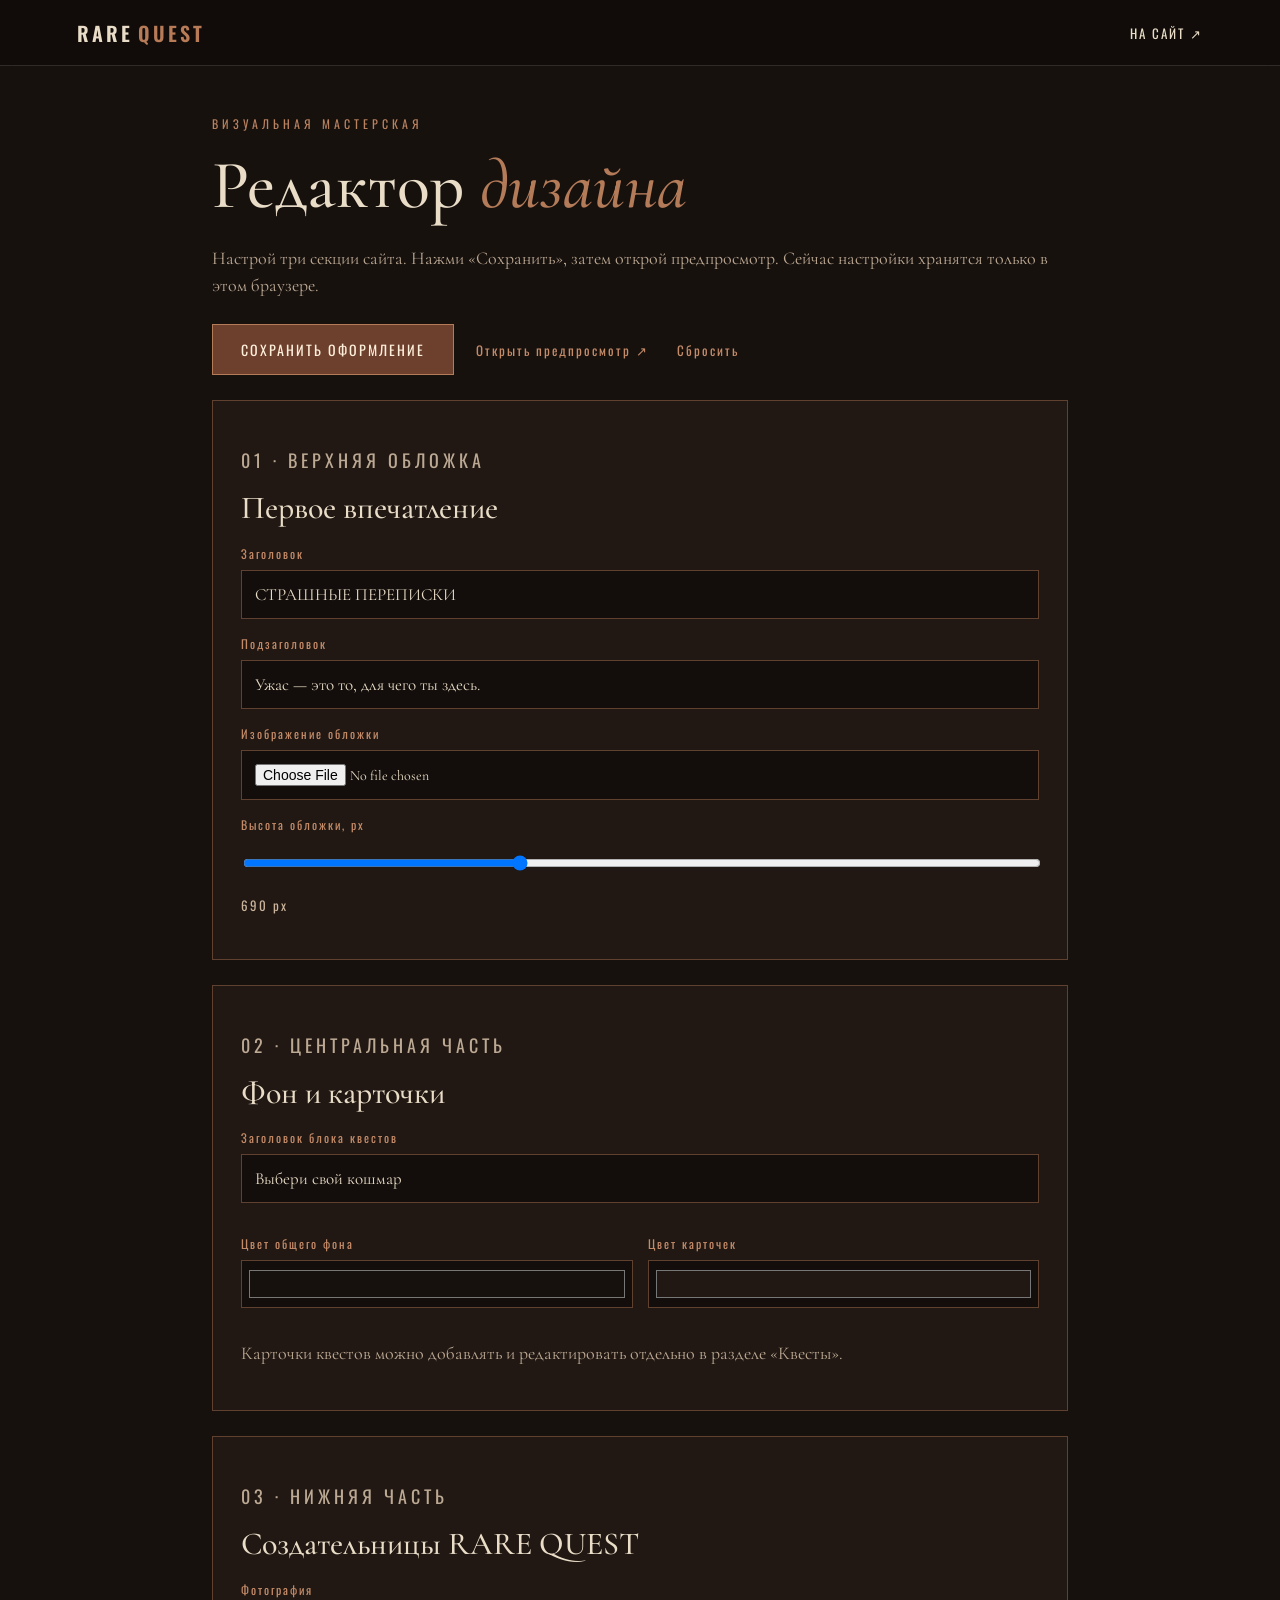
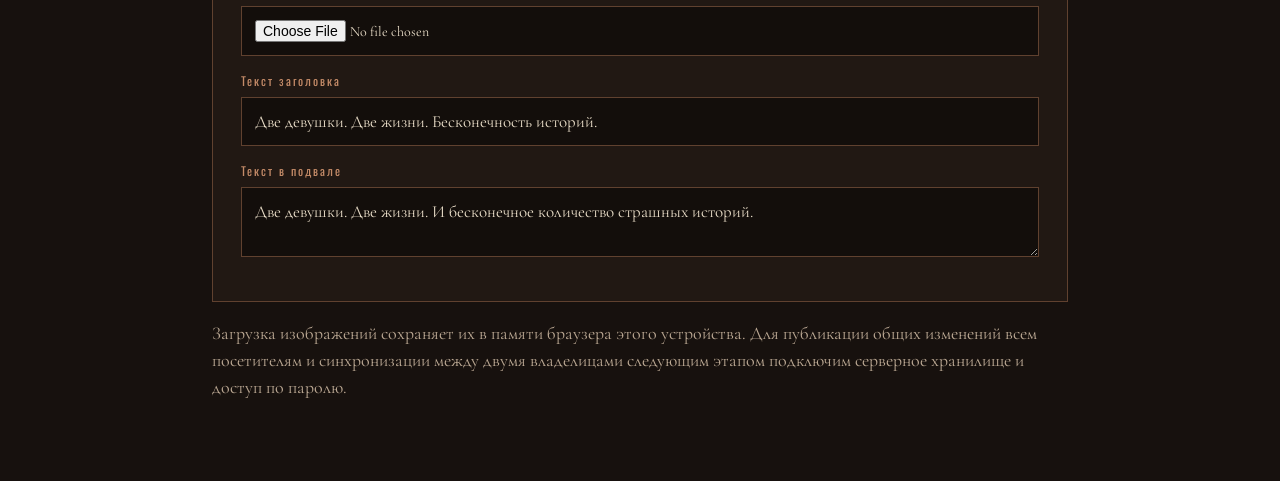
<file: editor.html>
<!doctype html><html lang="ru"><head><meta charset="utf-8"><meta name="viewport" content="width=device-width,initial-scale=1"><title>RARE QUEST — Редактор дизайна</title><link rel="stylesheet" href="style.css"><link rel="stylesheet" href="admin.css"><link rel="stylesheet" href="editor.css"></head><body class="admin"><header class="topbar"><a class="brand" href="index.html">RARE<span>QUEST</span></a><nav><a href="index.html">На сайт ↗</a></nav></header><main class="admin-wrap editor-wrap"><p class="eyebrow">ВИЗУАЛЬНАЯ МАСТЕРСКАЯ</p><h1>Редактор <em>дизайна</em></h1><p class="admin-note">Настрой три секции сайта. Нажми «Сохранить», затем открой предпросмотр. Сейчас настройки хранятся только в этом браузере.</p>
<div class="editor-actions"><button class="button" id="save">Сохранить оформление</button><a class="plain" href="index.html" target="_blank">Открыть предпросмотр ↗</a><button class="plain" id="reset">Сбросить</button></div>
<section class="admin-box"><p class="eyebrow">01 · ВЕРХНЯЯ ОБЛОЖКА</p><h2>Первое впечатление</h2><label>Заголовок<input id="heroTitle" value="СТРАШНЫЕ ПЕРЕПИСКИ"></label><label>Подзаголовок<input id="heroSubtitle" value="Ужас — это то, для чего ты здесь."></label><label>Изображение обложки<input id="heroImage" type="file" accept="image/*"></label><label>Высота обложки, px<input id="heroHeight" type="range" min="480" max="1100" step="10" value="690"><output id="heroHeightOut">690 px</output></label></section>
<section class="admin-box"><p class="eyebrow">02 · ЦЕНТРАЛЬНАЯ ЧАСТЬ</p><h2>Фон и карточки</h2><label>Заголовок блока квестов<input id="centerTitle" value="Выбери свой кошмар"></label><div class="two"><label>Цвет общего фона<input id="bgColor" type="color" value="#17110e"></label><label>Цвет карточек<input id="panelColor" type="color" value="#211813"></label></div><p>Карточки квестов можно добавлять и редактировать отдельно в разделе «Квесты».</p></section>
<section class="admin-box"><p class="eyebrow">03 · НИЖНЯЯ ЧАСТЬ</p><h2>Создательницы RARE QUEST</h2><label>Фотография<input id="ownersImage" type="file" accept="image/*"></label><label>Текст заголовка<input id="aboutTitle" value="Две девушки. Две жизни. Бесконечность историй."></label><label>Текст в подвале<textarea id="footerText" rows="2">Две девушки. Две жизни. И бесконечное количество страшных историй.</textarea></label></section>
<p class="admin-note">Загрузка изображений сохраняет их в памяти браузера этого устройства. Для публикации общих изменений всем посетителям и синхронизации между двумя владелицами следующим этапом подключим серверное хранилище и доступ по паролю.</p></main><script src="editor.js"></script></body></html>
</file>
<file: style.css>
@import url('https://fonts.googleapis.com/css2?family=Cormorant+Garamond:wght@400;500;600;700&family=Oswald:wght@400;500;600&display=swap');
:root{--bg:#17110e;--panel:#211813;--ink:#e9ddc8;--muted:#aa9984;--rust:#9a583b;--line:#60412f}
*{box-sizing:border-box}html{scroll-behavior:smooth}body{margin:0;background:var(--bg);color:var(--ink);font-family:'Cormorant Garamond',serif}a{color:inherit;text-decoration:none}.topbar{height:66px;position:absolute;z-index:4;top:0;width:100%;display:flex;align-items:center;justify-content:space-between;padding:0 6vw;border-bottom:1px solid #ffffff20;background:#100b09a8;backdrop-filter:blur(8px)}.brand{font:600 20px Oswald;letter-spacing:3px}.brand span{color:#b77b58;margin-left:5px}.topbar nav{display:flex;gap:28px;font:13px Oswald;letter-spacing:2px;text-transform:uppercase}.topbar nav a:hover,.socials a:hover{color:#c48b68}.hero{min-height:690px;height:94vh;max-height:900px;position:relative;display:flex;align-items:center;background:linear-gradient(90deg,#100b09e8,#100b0955),url('assets/hero-cover.png') center 40%/cover no-repeat}.hero:after{content:"";position:absolute;inset:auto 0 0;height:36%;background:linear-gradient(transparent,var(--bg))}.hero-copy{position:relative;z-index:1;margin:80px 0 0 11vw;max-width:650px;animation:appear 1.4s ease both}.eyebrow{font:12px Oswald;letter-spacing:4px;color:#b98260;text-transform:uppercase}.hero h1{font:600 clamp(48px,8vw,104px)/.95 Oswald;letter-spacing:2px;margin:22px 0}.hero h1 em,h2 em{font-style:normal;color:#b47b59}.hero-copy>p:not(.eyebrow){font-size:25px;color:#e0d0bc}.button{display:inline-block;border:1px solid #b47b59;padding:14px 28px;background:#6d3f2d;color:#fff0dc;font:14px Oswald;letter-spacing:2px;text-transform:uppercase;cursor:pointer;transition:.25s}.button:hover{background:#9a583b;transform:translateY(-2px)}.scrollhint{position:absolute;z-index:2;bottom:40px;left:50%;transform:translateX(-50%);font:11px Oswald;letter-spacing:3px;color:#c6ad96}.intro{text-align:center;padding:95px 20px 75px;background:radial-gradient(ellipse at center,#302018 0%,var(--bg) 70%)}h2{font:500 clamp(38px,5vw,64px)/1.05 'Cormorant Garamond';margin:14px 0 20px}.intro>p:last-child{font-size:21px;color:var(--muted);max-width:600px;margin:0 auto}.section{padding:70px 8vw}.section-head{display:flex;align-items:end;justify-content:space-between;margin-bottom:35px}.counter,.meta{font:12px Oswald;letter-spacing:2px;color:var(--muted)}.quest-grid{display:grid;grid-template-columns:repeat(3,1fr);gap:22px}.quest-card{background:linear-gradient(145deg,#302119,#1c1410);border:1px solid var(--line);padding:27px;min-height:260px;display:flex;flex-direction:column;transition:.25s;position:relative;overflow:hidden}.quest-card:before{content:"";position:absolute;inset:0;background:radial-gradient(circle at 100% 0,#9a583b22,transparent 55%);pointer-events:none}.quest-card:hover{transform:translateY(-5px);border-color:#b47b59}.quest-card>*{position:relative}.tag{font:11px Oswald;letter-spacing:2px;color:#bd8664}.quest-card h3{font:500 34px 'Cormorant Garamond';margin:18px 0 8px}.quest-card p{font-size:18px;color:#bca994;margin:0 0 22px}.card-bottom{margin-top:auto;display:flex;justify-content:space-between;align-items:center;font:11px Oswald;letter-spacing:1px;color:#a78e78}.card-bottom button{background:none;border:0;color:#d39a76;font:12px Oswald;letter-spacing:2px;cursor:pointer}.about{display:grid;grid-template-columns:1fr 1fr;gap:7vw;align-items:center;background:#211813}.about-photo{height:420px;overflow:hidden;border:1px solid var(--line)}.about-photo img{width:100%;height:100%;object-fit:cover}.about-copy>p:not(.eyebrow){font-size:21px;color:var(--muted)}.socials{display:flex;gap:28px;margin-top:30px;font:13px Oswald;letter-spacing:2px;color:#c48b68}footer{text-align:center;padding:38px 20px;color:#c5b39c;font-size:20px;background:#100c0a}footer small{display:block;margin-top:15px;font:10px Oswald;letter-spacing:3px;color:#756454}.modal{display:none;position:fixed;z-index:10;inset:0;background:#080605e8;align-items:center;justify-content:center;padding:20px}.modal.open{display:flex}.modal-panel{max-width:560px;width:100%;background:#241912;border:1px solid var(--line);padding:45px;position:relative}.modal-panel h2{font-size:48px}.modal-panel>p:not(.eyebrow){font-size:21px;color:#c4b29e}.close{position:absolute;right:18px;top:15px;background:none;border:0;color:var(--ink);font-size:22px;cursor:pointer}.fineprint{font-size:14px!important;color:#927e6a!important;margin-top:22px}@keyframes appear{from{opacity:0;transform:translateY(22px)}to{opacity:1;transform:none}}
@media(max-width:760px){.topbar{padding:0 18px}.topbar nav{gap:12px;font-size:10px;letter-spacing:1px}.hero{min-height:620px;height:88vh;background-position:58% center}.hero-copy{margin:90px 22px 0}.hero h1{font-size:clamp(46px,13vw,76px)}.section{padding:55px 20px}.section-head{align-items:start;gap:15px;flex-direction:column}.quest-grid{grid-template-columns:1fr}.quest-card{min-height:220px}.about{grid-template-columns:1fr;gap:28px}.about-photo{height:300px}.modal-panel{padding:35px 24px}.modal-panel h2{font-size:40px}}
</file>
<file: admin.css>
.admin{padding-top:85px}.admin-wrap{max-width:850px;margin:30px auto 80px;padding:0 22px}.admin-wrap h1{font:500 clamp(40px,7vw,68px) 'Cormorant Garamond';margin:10px 0}.admin-wrap h1 em{color:#b47b59}.admin-note,.admin-box p{font-size:18px;color:#bca994}.admin-box{background:#211813;border:1px solid var(--line);padding:26px;margin-top:25px}.admin-box h2{font-size:32px}.admin-box label{display:block;font:12px Oswald;letter-spacing:2px;color:#c48b68;margin:16px 0}.admin-box input,.admin-box textarea{display:block;width:100%;margin-top:8px;padding:13px;background:#130e0b;border:1px solid #60412f;color:var(--ink);font:17px 'Cormorant Garamond';border-radius:0}.two{display:grid;grid-template-columns:1fr 1fr;gap:15px}.actions{display:flex;gap:20px;align-items:center;margin-top:20px}.plain{background:none;border:0;color:#c48b68;font:13px Oswald;letter-spacing:2px;cursor:pointer}.admin-item{border-top:1px solid var(--line);padding:15px 0;display:flex;justify-content:space-between;gap:15px;align-items:center}.admin-item strong{font:22px 'Cormorant Garamond'}.admin-item button{margin-left:10px}@media(max-width:600px){.two{grid-template-columns:1fr}.admin-item{align-items:flex-start;flex-direction:column}}
</file>
<file: editor.css>
.editor-wrap{max-width:900px}.editor-wrap .admin-box{padding:28px}.editor-wrap .admin-box h2{margin-top:4px}.editor-actions{display:flex;align-items:center;gap:22px;flex-wrap:wrap;margin:25px 0}.editor-wrap input[type=color]{height:48px;padding:5px;max-width:100%}.editor-wrap input[type=file]{font-size:14px}.editor-wrap output{display:inline-block;margin-top:8px;color:#cbb49b;font:13px Oswald}.editor-wrap .admin-note{line-height:1.5}@media(max-width:600px){.editor-actions{align-items:flex-start;flex-direction:column}.editor-wrap .admin-box{padding:20px}}
</file>
